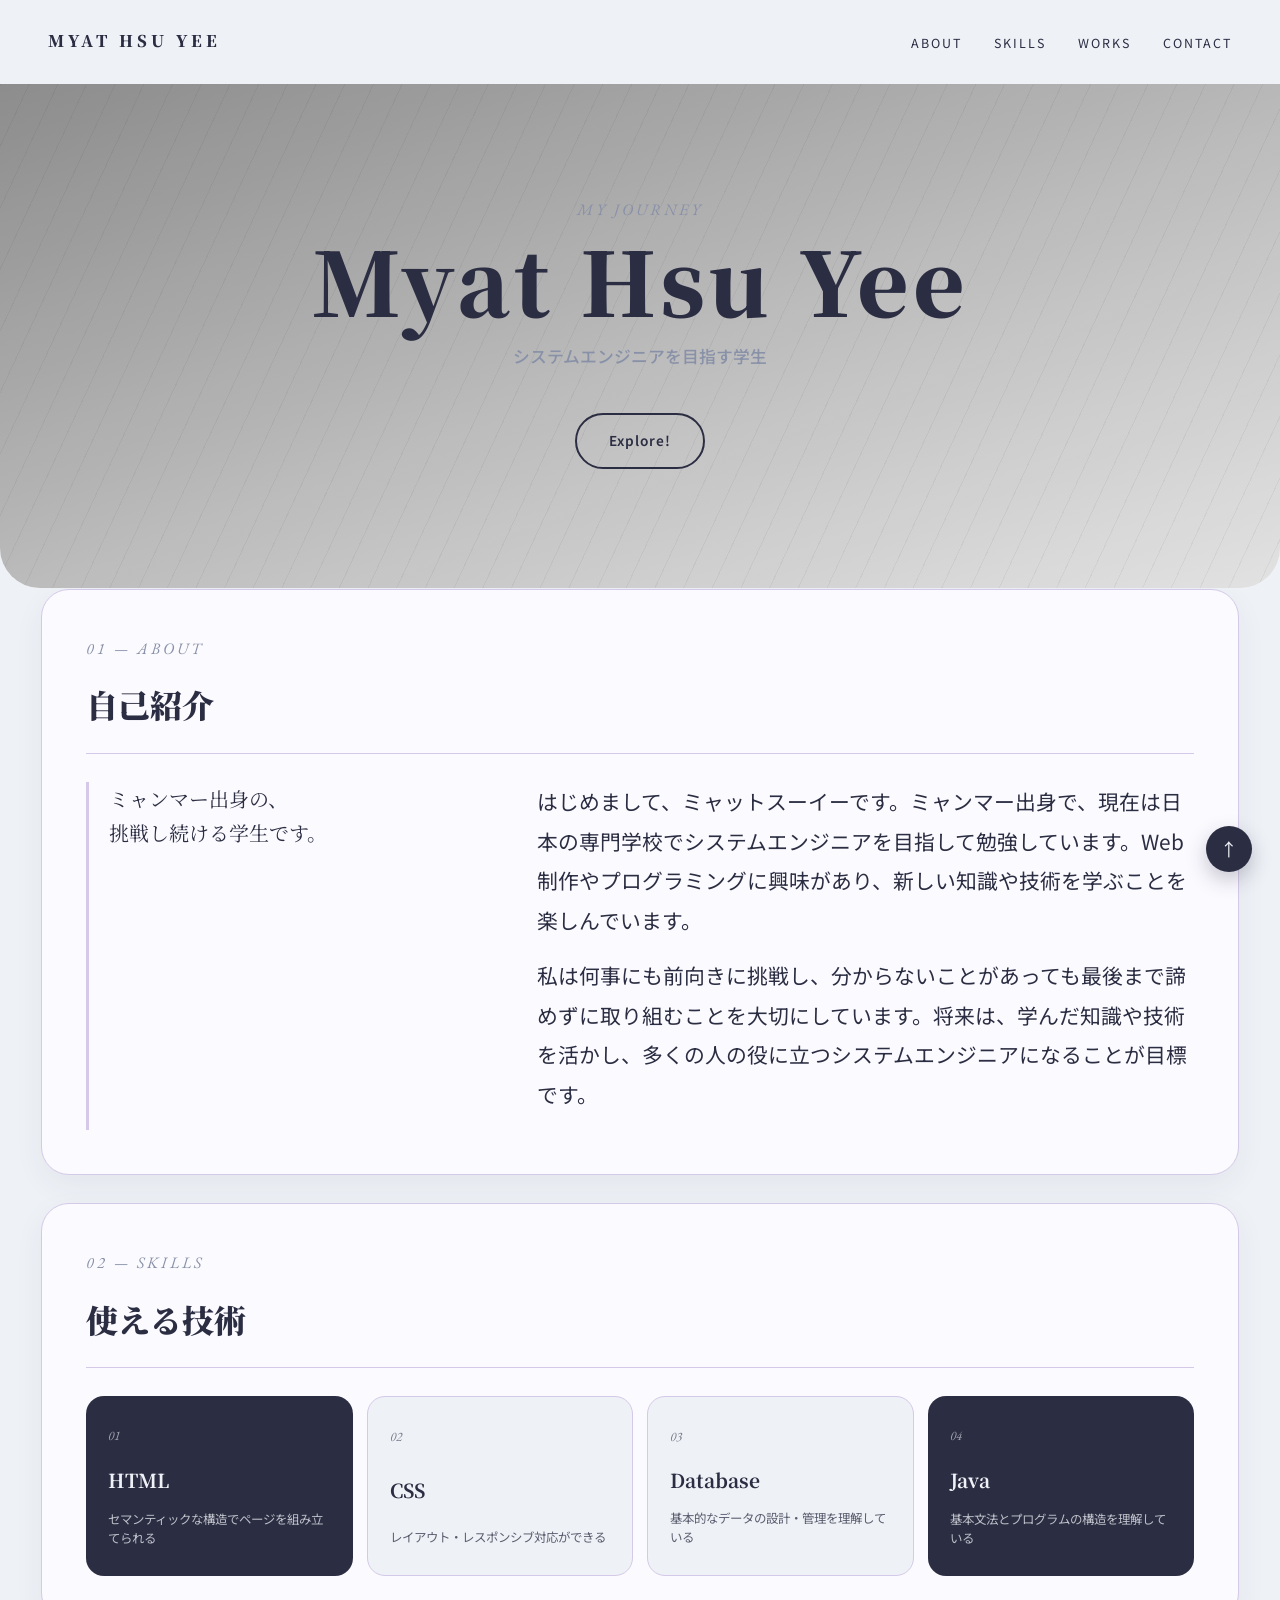
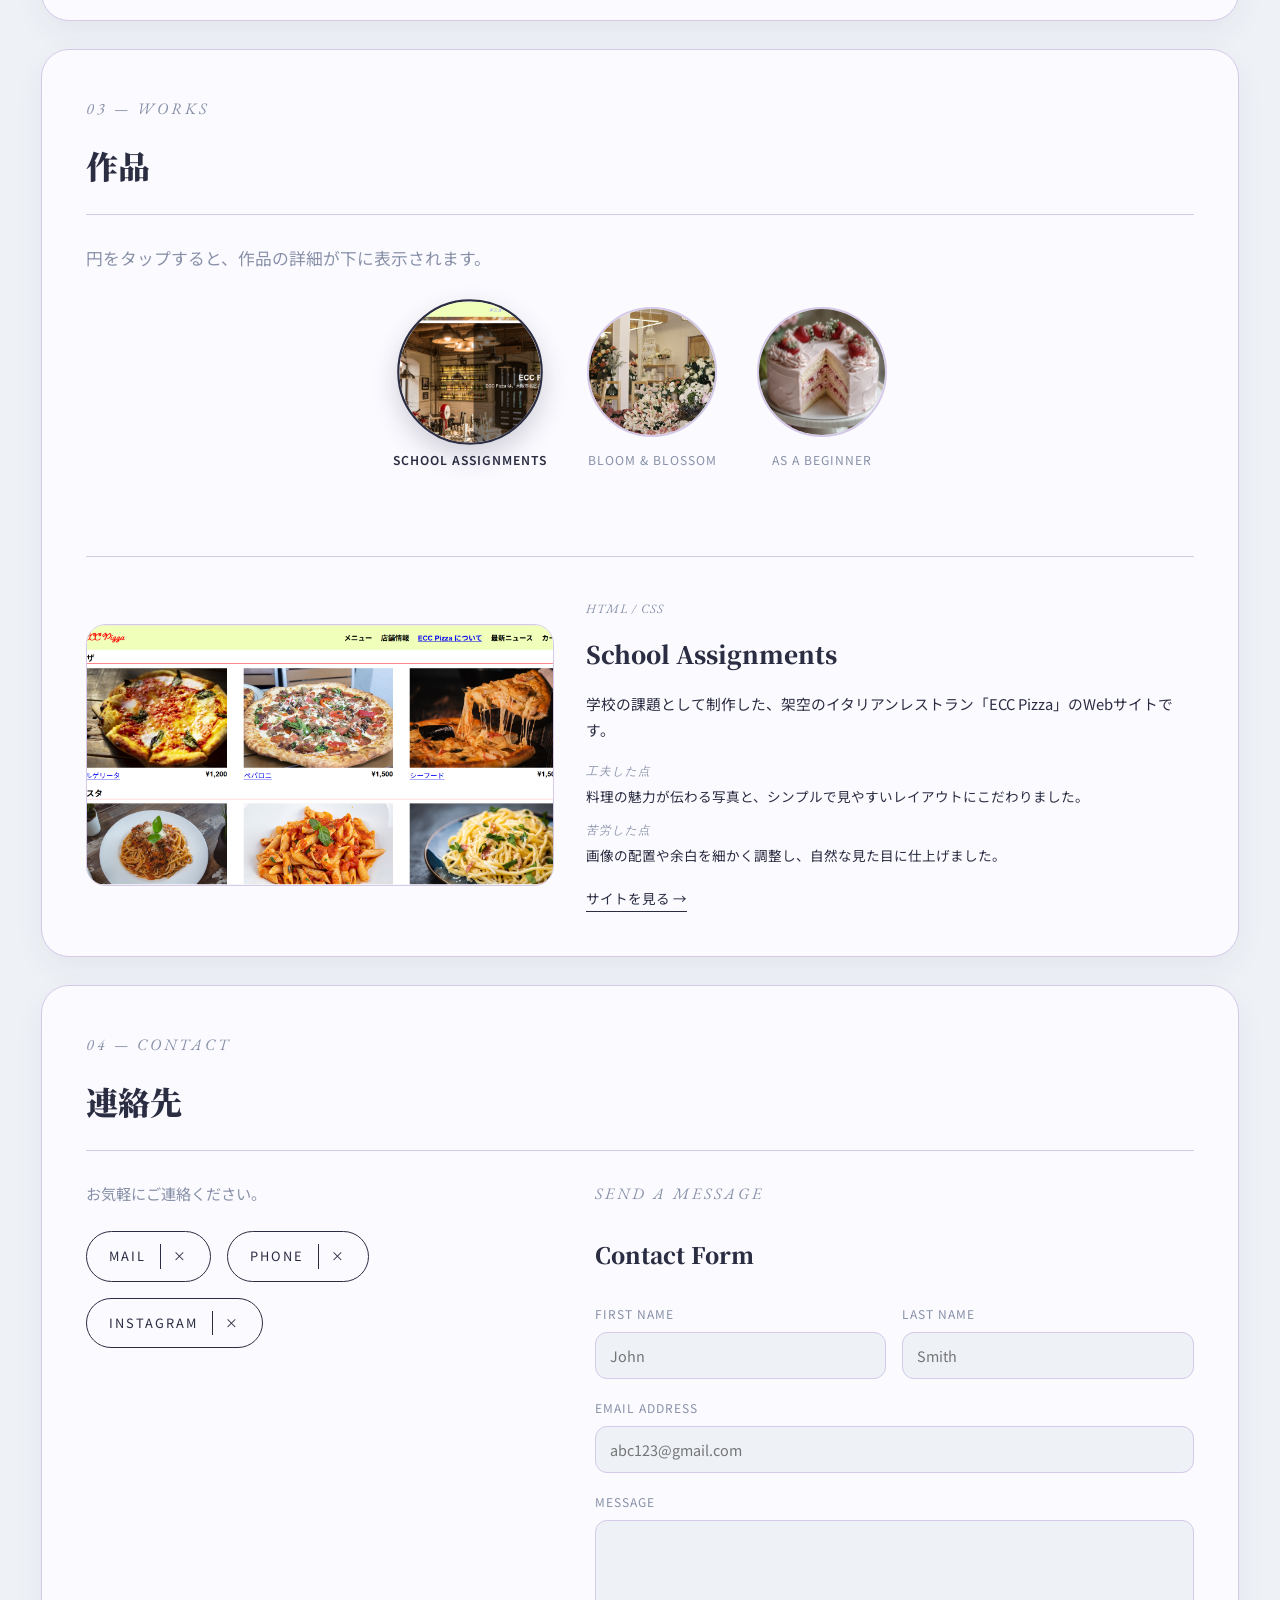
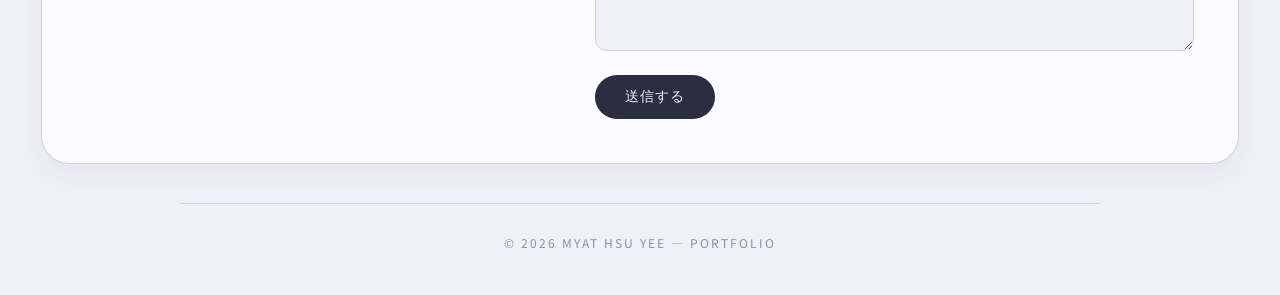
<file: index.html>
<!DOCTYPE html>
<html lang="ja">
<head>
    <meta charset="UTF-8">
    <meta name="viewport" content="width=device-width, initial-scale=1.0">
    <title>MYAT HSU YEE | PORTFOLIO</title>
    <link rel="stylesheet" href="style.css">
</head>
<body>

    <header>
        <nav class="topnav">
            <span class="wordmark">MYAT HSU YEE</span>
            <ul class="nav-links">
                <li><a href="#about">about</a></li>
                <li><a href="#skills">skills</a></li>
                <li><a href="#works">works</a></li>
                <li><a href="#contact">contact</a></li>
            </ul>
        </nav>

        <div class="hero">
            <div class="hero-texture"></div>
            <div class="hero-content">
                <p class="eyebrow">my journey</p>
                <h1 class="hero-title">Myat Hsu Yee</h1>
                <p class="hero-role">システムエンジニアを目指す学生</p>
                <a href="#about" class="explore-btn">Explore!</a>
            </div>
        </div>
    </header>

    <main>

        <section id="about">
            <p class="eyebrow">01 — about</p>
            <h2>自己紹介</h2>
            <hr class="rule">
            <div class="about-grid">
                <p class="about-lead">ミャンマー出身の、<br>挑戦し続ける学生です。</p>
                <div class="about-body">
                    <p>はじめまして、ミャットスーイーです。ミャンマー出身で、現在は日本の専門学校でシステムエンジニアを目指して勉強しています。Web制作やプログラミングに興味があり、新しい知識や技術を学ぶことを楽しんでいます。</p>
                    <p>私は何事にも前向きに挑戦し、分からないことがあっても最後まで諦めずに取り組むことを大切にしています。将来は、学んだ知識や技術を活かし、多くの人の役に立つシステムエンジニアになることが目標です。</p>
                </div>
            </div>
        </section>

        <section id="skills">
            <p class="eyebrow">02 — skills</p>
            <h2>使える技術</h2>
            <hr class="rule">
            <div class="skills-grid">
                <div class="skill-card dark">
                    <span class="skill-num">01</span>
                    <span class="skill-name">HTML</span>
                    <p class="skill-desc">セマンティックな構造でページを組み立てられる</p>
                </div>
                <div class="skill-card light">
                    <span class="skill-num">02</span>
                    <span class="skill-name">CSS</span>
                    <p class="skill-desc">レイアウト・レスポンシブ対応ができる</p>
                </div>
                <div class="skill-card light">
                    <span class="skill-num">03</span>
                    <span class="skill-name">Database</span>
                    <p class="skill-desc">基本的なデータの設計・管理を理解している</p>
                </div>
                <div class="skill-card dark">
                    <span class="skill-num">04</span>
                    <span class="skill-name">Java</span>
                    <p class="skill-desc">基本文法とプログラムの構造を理解している</p>
                </div>
            </div>
        </section>

        <section id="works">
            <p class="eyebrow">03 — works</p>
            <h2>作品</h2>
            <hr class="rule">
            <p class="works-lead">円をタップすると、作品の詳細が下に表示されます。</p>

            <div class="works-tabs">

                <input type="radio" name="worktab" id="tab1" class="work-radio" checked>
                <label for="tab1" class="work-circle">
                    <span class="circle-img"><img src="ecc.png" alt="School Assignments"></span>
                    <span class="circle-name">School Assignments</span>
                </label>

                <input type="radio" name="worktab" id="tab2" class="work-radio">
                <label for="tab2" class="work-circle">
                    <span class="circle-img"><img src="inside.jpg" alt="BLOOM & BLOSSOM"></span>
                    <span class="circle-name">BLOOM &amp; BLOSSOM</span>
                </label>

                <input type="radio" name="worktab" id="tab3" class="work-radio">
                <label for="tab3" class="work-circle">
                    <span class="circle-img"><img src="cake.jpeg" alt="As a Beginner"></span>
                    <span class="circle-name">As a Beginner</span>
                </label>

                <div class="work-panels">

                    <div class="work-panel" id="panel1">
                        <div class="panel-image">
                            <img src="3.png" alt="School Assignments">
                        </div>
                        <div class="panel-text">
                            <p class="panel-tag">HTML / CSS</p>
                            <h3>School Assignments</h3>
                            <p class="panel-desc">学校の課題として制作した、架空のイタリアンレストラン「ECC Pizza」のWebサイトです。</p>
                            <dl class="panel-details">
                                <dt>工夫した点</dt>
                                <dd>料理の魅力が伝わる写真と、シンプルで見やすいレイアウトにこだわりました。</dd>
                                <dt>苦労した点</dt>
                                <dd>画像の配置や余白を細かく調整し、自然な見た目に仕上げました。</dd>
                            </dl>
                            <a href="pizzamenu.html" class="panel-link">サイトを見る →</a>
                        </div>
                    </div>

                    <div class="work-panel" id="panel2">
                        <div class="panel-image">
                            <img src="inside.jpg" alt="BLOOM & BLOSSOM">
                        </div>
                        <div class="panel-text">
                            <p class="panel-tag">HTML / CSS</p>
                            <h3>BLOOM &amp; BLOSSOM</h3>
                            <p class="panel-desc">
                                「花を選ぶ時間まで特別になる」そんな体験をイメージして制作したWebサイトです。
                            </p>
                            <dl class="panel-details">
                                <dt>工夫した点</dt>
                                <dd>スクロールするたびに楽しめるアニメーションを取り入れました。</dd>
                                <dt>苦労した点</dt>
                                <dd>レスポンシブ対応を繰り返し調整し、どの画面でも美しく表示できるよう工夫しました。</dd>
                            </dl>
                            <a href="flowershop.html" class="panel-link">サイトを見る →</a>
                        </div>
                    </div>

                    <div class="work-panel" id="panel3">
                        <div class="panel-image">
                            <img src="cake.png" alt="As a Beginner">
                        </div>
                        <div class="panel-text">
                            <p class="panel-tag">HTML / CSS</p>
                            <h3>As a Beginner</h3>
                            <p class="panel-desc">Web制作を始めた頃の「好き」を詰め込んだ、ケーキショップのWebサイトです。</p>
                            <dl class="panel-details">
                                <dt>工夫した点</dt>
                                <dd>写真が主役になるよう、やさしく温かみのあるデザインを意識しました。</dd>
                                <dt>苦労した点</dt>
                                <dd>CSSでレイアウトを調整し、見やすいデザインに仕上げました。</dd>
                            </dl>
                        </div>
                    </div>

                </div>
            </div>
        </section>

        <section id="contact">
            <p class="eyebrow">04 — contact</p>
            <h2>連絡先</h2>
            <hr class="rule">

            <div class="wrap contact-grid">

                <div class="contact-info">
                    <p class="contact-lead">お気軽にご連絡ください。</p>
                    <div class="contact-buttons">
                        <a href="mailto:myathsuyee.example@mail.com" class="more-btn">
                            <span>MAIL</span><span class="more-x">×</span>
                        </a>
                        <a href="#" class="more-btn">
                            <span>PHONE</span><span class="more-x">×</span>
                        </a>
                        <a href="#" class="more-btn">
                            <span>INSTAGRAM</span><span class="more-x">×</span>
                        </a>
                    </div>
                </div>

                <form class="contact-form" action="#" method="post">
                    <span class="eyebrow">Send a Message</span>
                    <h3 class="form-title">Contact Form</h3>

                    <div class="row-2">
                        <div class="field">
                            <label for="first-name">First Name</label>
                            <input type="text" id="first-name" name="first-name" placeholder="John" required>
                        </div>
                        <div class="field">
                            <label for="last-name">Last Name</label>
                            <input type="text" id="last-name" name="last-name" placeholder="Smith" required>
                        </div>
                    </div>

                    <div class="field">
                        <label for="email">Email Address</label>
                        <input type="email" id="email" name="email" placeholder="abc123@gmail.com" required>
                    </div>

                    <div class="field">
                        <label for="message">Message</label>
                        <textarea id="message" name="message" rows="5" required></textarea>
                    </div>

                    <button type="submit" class="submit-btn">送信する</button>
                </form>

            </div>
        </section>

        <div class="scroll-top"><a href="#"></a></div>

    </main>

    <footer>
        <hr class="rule">
        <p>© 2026 MYAT HSU YEE — PORTFOLIO</p>
    </footer>

</body>
</html>
</file>
<file: style.css>
@import url('https://fonts.googleapis.com/css2?family=Noto+Serif+JP:wght@400;600;700&family=Noto+Sans+JP:wght@400;500;700&family=EB+Garamond:ital@0;1&family=Klee+One:wght@400;600&display=swap');

:root {
  --paper: #EEF1F6;
  --ink: #2B2D42;
  --grey: #8891A8;
  --line: #D4C9E8;
  --white: #FBFAFF;
}

* {
  box-sizing: border-box;
  margin: 0;
  padding: 0;
}

body {
  background-color: var(--paper);
  color: var(--ink);
  font-family: 'Noto Sans JP', sans-serif;
  line-height: 1.9;
  padding-top: 84px;
}

h1, h2, h3 {
  font-family: 'Noto Serif JP', serif;
  font-weight: 900;
}

.eyebrow {
  font-family: 'EB Garamond', serif;
  font-style: italic;
  font-size: 1rem;
  letter-spacing: 3px;
  text-transform: uppercase;
  color: var(--grey);
  margin-bottom: 10px;
}

.rule {
  border: none;
  border-top: 1px solid var(--line);
  margin: 18px 0 28px 0;
}

/* ---------- Top nav ---------- */
.topnav {
  display: flex;
  justify-content: space-between;
  align-items: center;
  padding: 26px 48px;
  background-color: var(--paper);
  position: fixed;
  top:0;
  left: 0;
  right: 0;
  z-index: 30;
}

.wordmark {
  font-family: 'Noto Serif JP', serif;
  font-weight: 900;
  font-size: 1rem;
  letter-spacing: 4px;
}

.nav-links {
  list-style: none;
  display: flex;
  gap: 32px;
}

.nav-links a {
  position: relative;
  text-decoration: none;
  color: var(--ink);
  font-size: 0.78rem;
  letter-spacing: 2px;
  text-transform: uppercase;
}

.nav-links a::after {
  content: "";
  position: absolute;
  left: 0;
  bottom: -4px;
  width: 0;
  height: 1px;
  background-color: var(--ink);
  transition: width 0.3s ease;
}

.nav-links a:hover {
  color: var(--grey);
}

.nav-links a:hover::after {
  width: 100%;
}

/* ---------- Hero ---------- */

.hero {
  position: relative;
  min-height: 56vh;
  display: flex;
  align-items: center;
  justify-content: center;
  overflow: hidden;
  border-radius: 0 0 40px 40px;
}

.hero-texture {
  position: absolute;
  inset: 0;
  background:
    repeating-linear-gradient(115deg, rgba(22,21,15,0.05) 0px, rgba(22,21,15,0.05) 1px, transparent 1px, transparent 26px),
    linear-gradient(160deg, lab(58.58% 16.35 -33.18) 0%, hwb(240 73% 8%) 55%, #e5e2d6 100%);
  filter: grayscale(1);
}

.hero-content {
  position: relative;
  text-align: center;
  padding: 60px 24px;
  animation: heroRise 1s ease both;
}

@keyframes heroRise {
  from { opacity: 0; transform: translateY(14px); }
  to   { opacity: 1; transform: translateY(0); }
}

.hero-title {
  font-size: 5.5rem;
  letter-spacing: 4px;
  line-height: 1;
  margin: 6px 0 18px 0;
  color: var(--ink);
}

.hero-role {
  font-weight: 500;
  font-size: 1.05rem;
  margin-bottom: 14px;
  color: var(--grey);
}

.explore-btn {
  position: relative;
  display: inline-block;
  margin-top: 26px;
  padding: 13px 32px;
  border: 2px solid var(--ink);
  border-radius: 999px;
  font-weight: 600;
  font-size: 0.85rem;
  letter-spacing: 1px;
  text-decoration: none;
  color: var(--ink);
  overflow: hidden;
  z-index: 1;
}

.explore-btn::before {
  content: "";
  position: absolute;
  inset: 0;
  background-color: var(--ink);
  transform: translateX(-100%);
  transition: transform 0.4s ease;
  z-index: -1;
}

.explore-btn:hover {
  color: var(--paper);
}

.explore-btn:hover::before {
  transform: translateX(0);
}

/* =========================================
   Main layout — About & Skills stacked full width
   ========================================= */

main {
  max-width: 1200px;
  margin: 0 auto;
  padding:1px 1px;
  display: flex;
  flex-direction: column;
  gap: 28px;
}

section {
  background-color: var(--white);
  border: 1px solid var(--line);
  border-radius: 28px;
  padding: 44px 44px;
  box-shadow: 0 10px 30px rgba(43,45,66,0.06);
}

section h2 {
  font-size: 2rem;
}

/* ---------- About ---------- */

.about-grid {
  display: grid;
  grid-template-columns: 1fr 1.6fr;
  gap: 40px;
}

.about-lead {
  font-family: 'Noto Serif JP', serif;
  font-size: 1.25rem;
  line-height: 1.7;
  color: var(--ink);
  border-left: 3px solid var(--line);
  padding-left: 20px;
}

.about-body p {
  margin-bottom: 16px;
  color: var(--ink);
  font-size: 1.3rem;
}

/* ---------- Skills ---------- */

.skills-grid {
  display: grid;
  grid-template-columns: repeat(4, 1fr);
  gap: 14px;
}

.skill-card {
  padding: 28px 22px;
  min-height: 170px;
  border-radius: 18px;
  display: flex;
  flex-direction: column;
  justify-content: space-between;
  transition: transform 0.25s ease, box-shadow 0.25s ease;
}

.skill-card:hover {
  transform: translateY(-6px);
  box-shadow: 0 12px 24px rgba(43,45,66,0.14);
}

.skill-card.light {
  background-color: var(--paper);
  color: var(--ink);
  border: 1px solid var(--line);
}

.skill-card.dark {
  background-color: var(--ink);
  color: var(--paper);
}

.skill-num {
  font-family: 'EB Garamond', serif;
  font-style: italic;
  font-size: 0.82rem;
  opacity: 0.6;
}

.skill-name {
  font-family: 'Noto Serif JP', serif;
  font-size: 1.2rem;
  font-weight: 700;
  margin-top: 12px;
}

.skill-desc {
  font-size: 0.78rem;
  margin-top: 10px;
  opacity: 0.75;
  line-height: 1.55;
}

/* ---------- Works ---------- */

.works-lead {
  color: var(--grey);
  font-size: 1.05rem;
  margin-bottom: 32px;
}

/* ---- Circle-tap tab selector (pure CSS, no JS) ---- */

.works-tabs {
  display: flex;
  flex-wrap: wrap;
  gap: 40px;
  justify-content: center;
}

.work-radio {
  display: none;
}

.work-circle {
  display: flex;
  flex-direction: column;
  align-items: center;
  gap: 12px;
  cursor: pointer;
}

.circle-img {
  width: 130px;
  height: 130px;
  border-radius: 50%;
  overflow: hidden;
  border: 2px solid var(--line);
  transition: border-color 0.3s ease, transform 0.3s ease, box-shadow 0.3s ease;
}

.circle-img img {
  width: 100%;
  height: 100%;
  object-fit: cover;
  display: block;
  filter: grayscale(35%);
  transition: filter 0.3s ease;
}

.circle-name {
  font-size: 0.76rem;
  letter-spacing: 1px;
  text-transform: uppercase;
  color: var(--grey);
  transition: color 0.3s ease;
  text-align: center;
}

.work-radio:checked + .work-circle .circle-img {
  border-color: var(--ink);
  transform: scale(1.12);
  box-shadow: 0 10px 24px rgba(43,45,66,0.2);
}

.work-radio:checked + .work-circle .circle-img img {
  filter: grayscale(0%);
}

.work-radio:checked + .work-circle .circle-name {
  color: var(--ink);
  font-weight: 600;
}

/* ---- Panels revealed by :checked ---- */

.work-panels {
  flex-basis: 100%;
  width: 100%;
  margin-top: 44px;
  border-top: 1px solid var(--line);
  padding-top: 40px;
}

.work-panel {
  display: none;
  grid-template-columns: 1fr 1.3fr;
  gap: 32px;
  align-items: center;
}

#tab1:checked ~ .work-panels #panel1,
#tab2:checked ~ .work-panels #panel2,
#tab3:checked ~ .work-panels #panel3 {
  display: grid;
  animation: panelFade 0.4s ease both;
}

@keyframes panelFade {
  from { opacity: 0; transform: translateY(8px); }
  to   { opacity: 1; transform: translateY(0); }
}

.panel-image {
  border-radius: 20px;
  overflow: hidden;
  border: 1px solid var(--line);
}

.panel-image img {
  width: 100%;
  height: 260px;
  object-fit: cover;
  display: block;
}

.panel-tag {
  font-family: 'EB Garamond', serif;
  font-style: italic;
  font-size: 0.8rem;
  letter-spacing: 1px;
  text-transform: uppercase;
  color: var(--grey);
  margin-bottom: 10px;
}

.panel-text h3 {
  font-size: 1.5rem;
  margin-bottom: 14px;
}

.panel-desc {
  font-size: 0.92rem;
  line-height: 1.8;
  margin-bottom: 16px;
}

.panel-details dt {
  font-family: 'EB Garamond', serif;
  font-style: italic;
  font-size: 0.72rem;
  letter-spacing: 1px;
  text-transform: uppercase;
  color: var(--grey);
  margin-top: 10px;
}

.panel-details dt:first-child {
  margin-top: 0;
}

.panel-details dd {
  font-size: 0.85rem;
  margin-top: 4px;
  line-height: 1.7;
}

.panel-link {
  display: inline-block;
  margin-top: 18px;
  font-size: 0.85rem;
  color: var(--ink);
  text-decoration: none;
  border-bottom: 1px solid var(--ink);
  transition: color 0.2s ease, border-color 0.2s ease;
}

.panel-link:hover {
  color: var(--grey);
  border-color: var(--grey);
}

/* ---------- Contact ---------- */

.contact-lead {
  font-size: 0.95rem;
  color: var(--grey);
  margin-bottom: 24px;
}

.contact-buttons {
  display: flex;
  gap: 16px;
  flex-wrap: wrap;
}

/* ---- Contact grid (info + form) ---- */

.wrap {
  width: 100%;
}

.contact-grid {
  display: grid;
  grid-template-columns: 1fr 1.3fr;
  gap: 48px;
  align-items: start;
}

.contact-form {
  display: flex;
  flex-direction: column;
}

.form-title {
  font-size: 1.4rem;
  margin: 14px 0 28px 0;
}

.row-2 {
  display: grid;
  grid-template-columns: 1fr 1fr;
  gap: 16px;
}

.field {
  display: flex;
  flex-direction: column;
  gap: 6px;
  margin-bottom: 18px;
}

.field label {
  font-size: 0.75rem;
  letter-spacing: 1px;
  text-transform: uppercase;
  color: var(--grey);
}

.field input,
.field textarea {
  font-family: 'Noto Sans JP', sans-serif;
  font-size: 0.9rem;
  color: var(--ink);
  background-color: var(--paper);
  border: 1px solid var(--line);
  border-radius: 12px;
  padding: 12px 14px;
  transition: border-color 0.2s ease, box-shadow 0.2s ease;
}

.field textarea {
  resize: vertical;
  min-height: 100px;
}

.field input:focus,
.field textarea:focus {
  outline: none;
  border-color: var(--ink);
  box-shadow: 0 0 0 3px rgba(212,201,232,0.5);
}

.submit-btn {
  align-self: flex-start;
  margin-top: 6px;
  padding: 13px 30px;
  border: none;
  border-radius: 999px;
  background-color: var(--ink);
  color: var(--paper);
  font-size: 0.85rem;
  letter-spacing: 1px;
  cursor: pointer;
  transition: background-color 0.25s ease, transform 0.25s ease;
}

.submit-btn:hover {
  background-color: var(--grey);
  transform: translateY(-2px);
}

.more-btn {
  display: flex;
  align-items: center;
  gap: 14px;
  text-decoration: none;
  color: var(--ink);
  border: 1px solid var(--ink);
  border-radius: 999px;
  padding: 12px 22px;
  font-size: 0.8rem;
  letter-spacing: 2px;
  transition: background-color 0.2s ease, color 0.2s ease;
}

.more-btn:hover {
  background-color: var(--ink);
  color: var(--paper);
}

.more-x {
  border-left: 1px solid currentColor;
  padding-left: 12px;
}

/* ---------- Scroll to top ---------- */

.scroll-top {
  position: fixed;
  right: 28px;
  bottom: 28px;
  z-index: 20;
}

.scroll-top a {
  display: flex;
  align-items: center;
  justify-content: center;
  width: 46px;
  height: 46px;
  border-radius: 50%;
  background-color: var(--ink);
  color: var(--paper);
  text-decoration: none;
  box-shadow: 0 8px 20px rgba(43,45,66,0.25);
  transition: transform 0.25s ease, background-color 0.25s ease;
}

.scroll-top a::before {
  content: "↑";
  font-size: 1.1rem;
}

.scroll-top a:hover {
  transform: translateY(-4px);
  background-color: var(--grey);
}

/* ---------- Footer ---------- */

footer {
  max-width: 1000px;
  margin: 0 auto;
  padding: 20px 40px 40px 40px;
}

footer p {
  font-size: 0.75rem;
  letter-spacing: 2px;
  color: var(--grey);
  text-align: center;
}

/* =========================================
   Responsive
   ========================================= */

@media (max-width: 800px) {
  .topnav {
    padding: 20px 24px;
  }

  .nav-links {
    gap: 18px;
  }

  main {
    padding: 28px 20px 40px 20px;
    gap: 20px;
  }

  section {
    padding: 30px 24px;
    border-radius: 22px;
  }

  .hero-title {
    font-size: 3.2rem;
  }

  .about-grid {
    grid-template-columns: 1fr;
    gap: 22px;
  }

  .skills-grid {
    grid-template-columns: repeat(2, 1fr);
  }

  .works-tabs {
    gap: 24px;
  }

  .circle-img {
    width: 100px;
    height: 100px;
  }

  .work-panel {
    grid-template-columns: 1fr;
  }

  .panel-image img {
    height: 200px;
  }

  .contact-buttons {
    flex-direction: column;
  }

  .contact-grid {
    grid-template-columns: 1fr;
    gap: 32px;
  }

  .row-2 {
    grid-template-columns: 1fr;
    gap: 0;
  }

  .scroll-top {
    right: 18px;
    bottom: 18px;
  }

  footer {
    padding: 16px 24px 30px 24px;
  }
}
</file>
